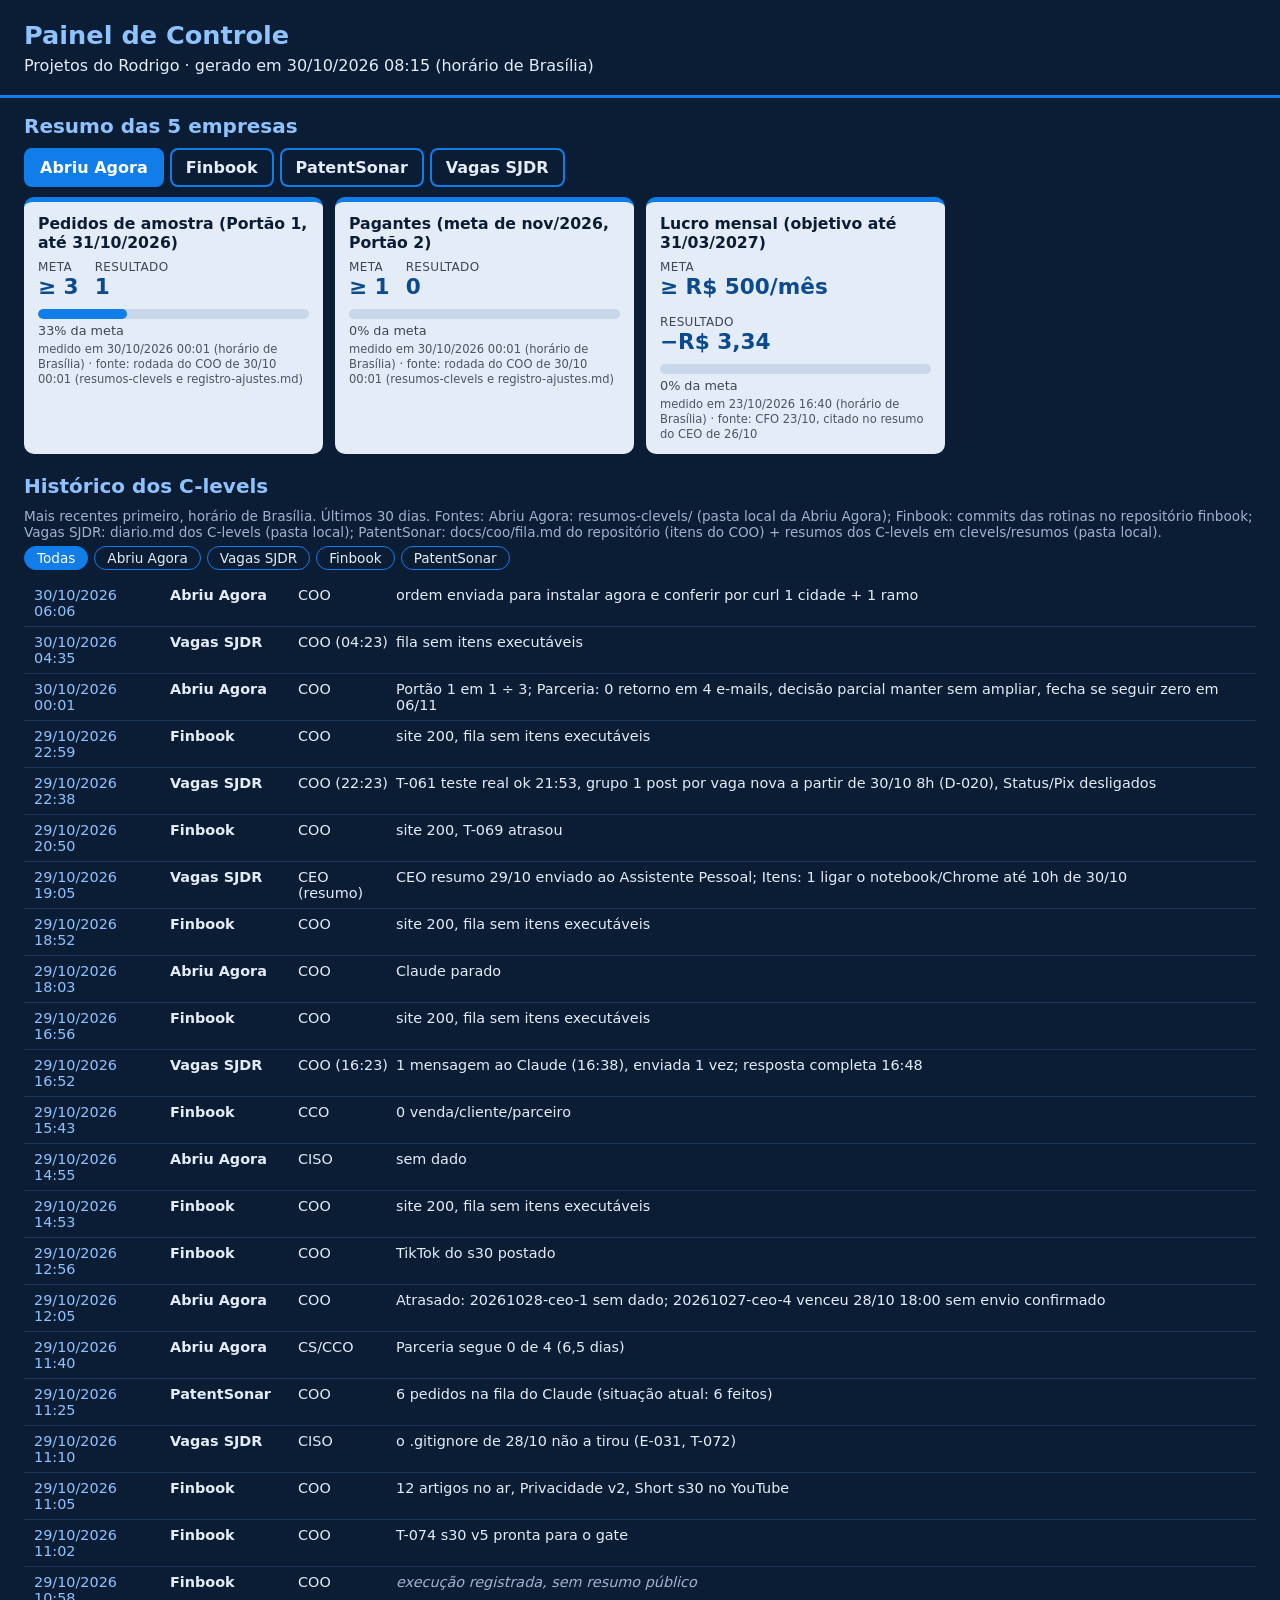
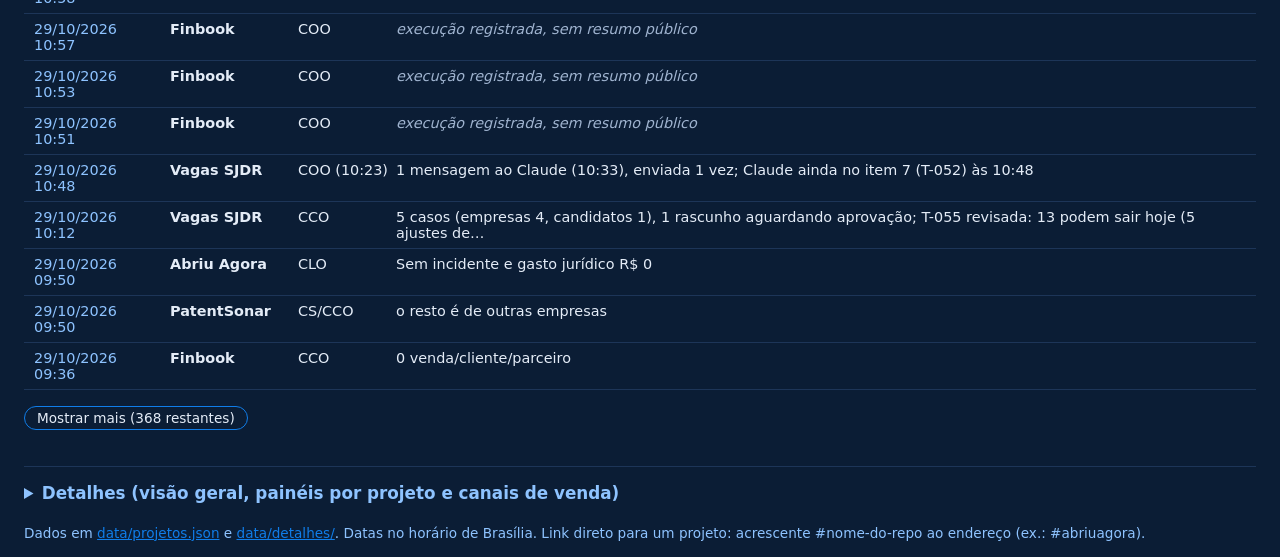
<file: index.html>
<!doctype html><html lang="pt-BR"><head><meta charset="utf-8"><meta name="viewport" content="width=device-width,initial-scale=1"><title>Painel de Controle</title>
<link rel="stylesheet" href="assets/painel.css"><style>
/* estilos em assets/painel.css */
</style></head><body><header><h1>Painel de Controle</h1><p>Projetos do Rodrigo · <span id="gerado">carregando…</span></p>
</header>
<section id="resumo" class="topo" aria-label="Resumo das 5 empresas"><h2>Resumo das 5 empresas</h2><div id="abas" role="tablist"></div><div id="aba-corpo" role="tabpanel"><p class="vazio">carregando…</p></div></section>
<section id="historico" class="topo" aria-label="Histórico dos C-levels"><h2>Histórico dos C-levels</h2><p class="dt" id="hist-nota"></p><div id="hist-filtro"></div><div id="hist-lista"></div></section>
<details id="detalhes"><summary>Detalhes (visão geral, painéis por projeto e canais de venda)</summary>
<div class="barra"><label for="seletor">Projeto:</label><select id="seletor" aria-label="Escolha o projeto"><option value="">Visão geral (todos os projetos)</option></select></div>
<div class="sum" id="sum"></div><main id="main"><noscript><article class="card"><h2>Ative o JavaScript</h2><p>O painel precisa de JavaScript. Os dados estão em <a href="data/projetos.json">data/projetos.json</a>.</p></article></noscript></main>
</details>
<footer>Dados em <a href="data/projetos.json">data/projetos.json</a> e <a href="data/detalhes/index.json">data/detalhes/</a>. Datas no horário de Brasília. Link direto para um projeto: acrescente #nome-do-repo ao endereço (ex.: #abriuagora).</footer>
<script src="assets/painel.js"></script></body></html>
</file>
<file: assets/painel.css>
body{margin:0;background:#0b1d35;color:#e4ecf7;font-family:system-ui,sans-serif}
header{padding:20px 24px;border-bottom:3px solid #107de9}h1{margin:0;color:#8ec3ff;font-size:1.6em}
header p{margin:6px 0 0}
.barra{display:flex;flex-wrap:wrap;gap:10px;align-items:center;margin-top:14px}
.barra label{font-weight:600;color:#8ec3ff}
select{font:inherit;font-size:1em;padding:8px 10px;border-radius:8px;border:2px solid #107de9;background:#e4ecf7;color:#0b1d35;min-width:260px;max-width:100%}
.sum{display:flex;gap:12px;flex-wrap:wrap;margin-top:12px}.sum div{background:#107de9;padding:10px 16px;border-radius:8px}
main{display:grid;grid-template-columns:repeat(auto-fill,minmax(320px,1fr));gap:16px;padding:24px}
.card{background:#e4ecf7;color:#0b1d35;border-radius:10px;padding:16px;border-top:5px solid #107de9;min-width:0}
.card h2{margin:0 0 6px;font-size:1.2em}.card h3{margin:0 0 8px;font-size:1.05em;color:#0b1d35}
.largo{grid-column:1/-1}
.tag{background:#8ec3ff;padding:2px 8px;border-radius:10px;font-size:.8em;display:inline-block}
a{color:#107de9}.dt{font-size:.85em;color:#555}ul{padding-left:18px;margin:4px 0}li{margin:3px 0}
footer{padding:16px 24px;color:#8ec3ff;font-size:.85em}
.mini{display:flex;flex-wrap:wrap;gap:6px;margin:8px 0}.mini span{background:#fff;border:1px solid #8ec3ff;border-radius:6px;padding:2px 8px;font-size:.82em}
.btn{display:inline-block;margin-top:8px;background:#107de9;color:#fff;text-decoration:none;padding:6px 12px;border-radius:6px;font-size:.9em}
.nums{display:grid;grid-template-columns:repeat(auto-fill,minmax(130px,1fr));gap:10px}
.num{background:#fff;border-radius:8px;padding:10px;border-left:4px solid #107de9}
.num b{display:block;font-size:1.45em;color:#107de9}.num span{font-size:.85em}.num small{display:block;color:#555;font-size:.75em;margin-top:2px}
.grafico{display:flex;align-items:flex-end;gap:2px;height:90px;margin:12px 0 4px;border-bottom:1px solid #8ec3ff}
.grafico div{flex:1;background:#107de9;min-height:1px;border-radius:2px 2px 0 0;position:relative}
.grafico div.zero{background:#8ec3ff;opacity:.5}
.eixo{display:flex;justify-content:space-between;font-size:.72em;color:#555}
.commits li{list-style:none;margin-left:-18px;padding:4px 0;border-bottom:1px solid #d2deee}
.commits code{font-size:.8em;color:#555}.q{font-size:.8em;color:#107de9;font-weight:600;margin-right:6px}
.prazo{background:#ffe6a8;border-radius:6px;padding:1px 6px;font-size:.78em;margin-left:4px}
.p-URGENTE{background:#ffb3b3}.p-alta{background:#ffd8a8}.p-média{background:#fff1a8}.p-baixa{background:#d6ecd2}
.pri{border-radius:6px;padding:1px 6px;font-size:.75em;margin-right:4px}
table{border-collapse:collapse;width:100%;font-size:.85em}th,td{text-align:left;padding:5px 6px;border-bottom:1px solid #c9d7ea}th{background:#8ec3ff}
.tab{overflow-x:auto}.vazio{color:#555;font-style:italic}
.cont{display:inline-block;background:#107de9;color:#fff;border-radius:12px;padding:0 9px;font-size:.85em;margin-left:6px}
@media (max-width:600px){header{padding:16px}main{padding:12px;gap:12px;grid-template-columns:1fr}select{min-width:0;width:100%}.barra label{width:100%}.sum div{padding:8px 12px;font-size:.9em}}
/* canais de venda */
.alerta{background:#ffe0b3;border-left:5px solid #e8590c;padding:8px 12px;border-radius:6px;font-weight:600;margin:8px 0}
.alerta-i{color:#b34700;font-weight:600}
.st{display:inline-block;border-radius:10px;padding:1px 8px;font-size:.8em;font-weight:600;white-space:nowrap}
.st-ativo{background:#c9efc4;color:#1d5c14}.st-em-teste{background:#cfe6ff;color:#0b4a8f}.st-planejado{background:#e2e6ec;color:#3d4756}
.st-parado{background:#ffe2b8;color:#8a4b00}.st-encerrado{background:#f6c9c9;color:#8a1c1c}
table.canais td{vertical-align:top}table.canais td small,table.comp td small{display:block;color:#555;font-size:.78em;line-height:1.25}
table.canais td.v b{font-size:1.1em;color:#107de9}.sd{color:#8a8f98;font-style:italic}.mant{color:#8a4b00!important}
table.canais .cn{min-width:180px}table.canais .fo{font-size:.8em;color:#444;min-width:120px}
table.canais tr.enc{opacity:.75}small.mot{max-width:220px}
table.canais details{margin-top:3px;font-size:.85em}table.canais summary{cursor:pointer;color:#107de9}
table.canais details ul{margin:4px 0;padding-left:16px}
@media (max-width:760px){
 table.canais thead,table.comp thead{display:none}
 table.canais,table.canais tbody,table.canais tr,table.canais td,table.comp,table.comp tbody,table.comp tr,table.comp td{display:block;width:auto}
 table.canais tr,table.comp tr{background:#fff;border-radius:8px;margin:0 0 10px;padding:6px 8px;border-left:4px solid #107de9}
 table.canais td,table.comp td{border:0;padding:3px 0;display:grid;grid-template-columns:112px 1fr;gap:8px}
 table.canais td::before,table.comp td::before{content:attr(data-r);font-weight:600;color:#3d4756;font-size:.85em}
 table.canais td.cn{display:block;font-size:1.02em}table.canais td.cn::before{display:none}
 .tabc{overflow-x:visible}
}

/* dashboard resumido do topo (data/resumo.json) */
.topo{padding:16px 24px 4px}.topo h2{margin:0 0 10px;color:#8ec3ff;font-size:1.25em}
#abas{display:flex;flex-wrap:wrap;gap:6px;margin-bottom:10px}
#abas button{font:inherit;font-weight:600;cursor:pointer;border:2px solid #107de9;background:transparent;color:#e4ecf7;border-radius:8px;padding:8px 14px}
#abas button[aria-selected=true]{background:#107de9;color:#fff}
#abas button:focus-visible{outline:3px solid #8ec3ff;outline-offset:2px}
.ind-lista{display:grid;grid-template-columns:repeat(auto-fill,minmax(280px,1fr));gap:12px}
.ind{background:#e4ecf7;color:#0b1d35;border-radius:10px;padding:12px 14px;border-top:5px solid #107de9}
.ind h3{margin:0 0 8px;font-size:.98em}
.ind .mr{display:flex;gap:16px;flex-wrap:wrap}.ind .mr div{min-width:0}
.ind .mr small{display:block;color:#3d4756;font-size:.75em;text-transform:uppercase;letter-spacing:.03em}
.ind .mr b{font-size:1.35em;color:#0b4a8f}.ind .mr b.sd2{font-size:1em;color:#6b7280;font-style:italic;font-weight:600}
.barra-p{height:10px;background:#c9d7ea;border-radius:6px;overflow:hidden;margin:10px 0 4px}
.barra-p i{display:block;height:100%;background:#107de9;border-radius:6px}
.ind .pc{font-size:.8em;color:#3d4756}.ind .fo2{font-size:.72em;color:#4b5563;margin-top:4px;line-height:1.3}
.ind-min{background:#e4ecf7;color:#0b1d35;border-radius:10px;padding:14px 16px;border-top:5px solid #8a8f98}
#hist-filtro{display:flex;flex-wrap:wrap;gap:6px;margin:6px 0 10px}
#hist-filtro button,.mais{font:inherit;font-size:.85em;cursor:pointer;border:1px solid #107de9;background:transparent;color:#e4ecf7;border-radius:14px;padding:3px 12px}
#hist-filtro button[aria-pressed=true]{background:#107de9;color:#fff}
.hl{list-style:none;padding:0;margin:0}
.hl li{display:grid;grid-template-columns:128px 120px 90px 1fr;gap:8px;padding:7px 10px;border-bottom:1px solid #1d3558;font-size:.9em;margin:0}
.hl li .q2{color:#8ec3ff}.hl li .e2{font-weight:600}.hl li em{color:#9fb3cf}
#detalhes{margin:16px 24px 0;border-top:1px solid #1d3558;padding-top:10px}
#detalhes>summary{cursor:pointer;font-weight:700;color:#8ec3ff;font-size:1.05em;padding:6px 0}
#detalhes .barra{margin-top:10px}
#detalhes main{padding:16px 0}
@media (max-width:700px){.topo{padding:12px}#detalhes{margin:12px}.hl li{grid-template-columns:1fr 1fr;grid-template-areas:"q e" "c c" "r r"}.hl li .q2{grid-area:q}.hl li .e2{grid-area:e}.hl li .c2{grid-area:c}.hl li .r2{grid-area:r}}
#hist-nota{color:#9fb3cf!important;font-size:.85em;margin:0 0 6px}
</file>
